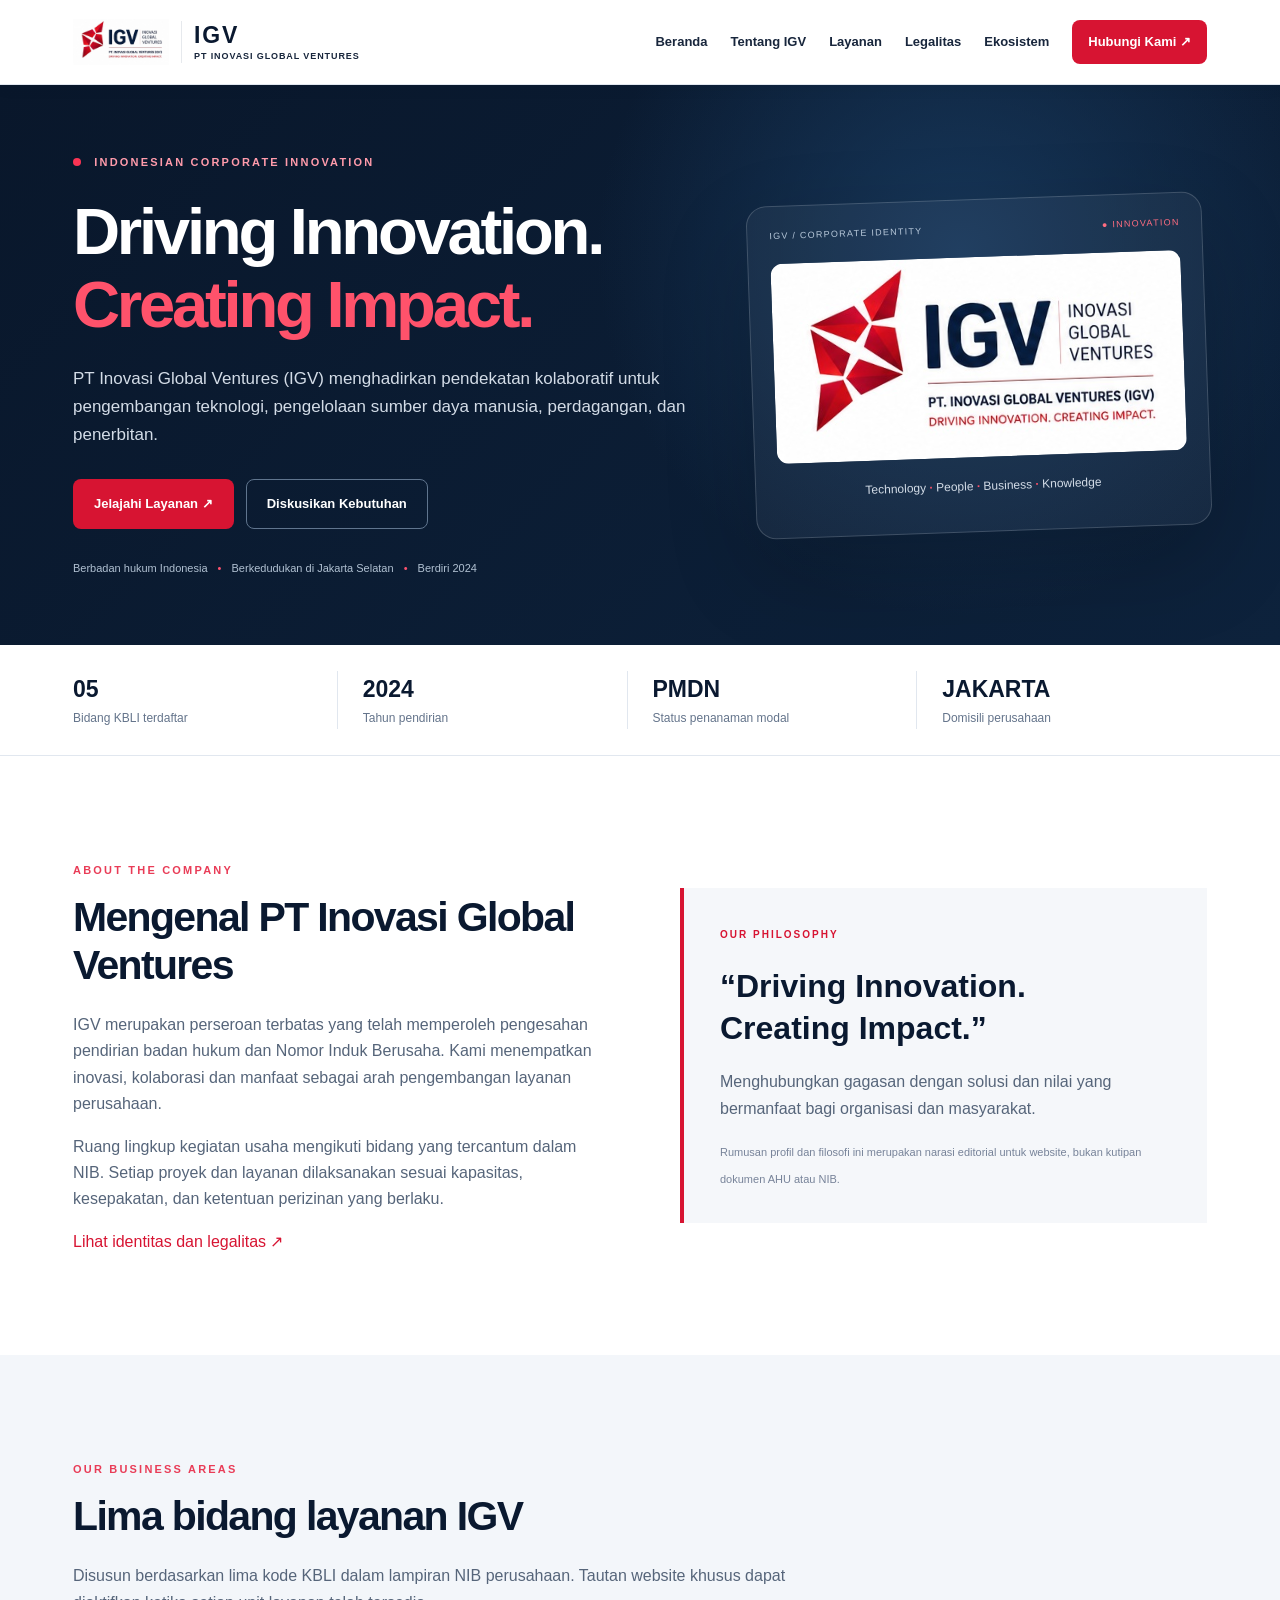
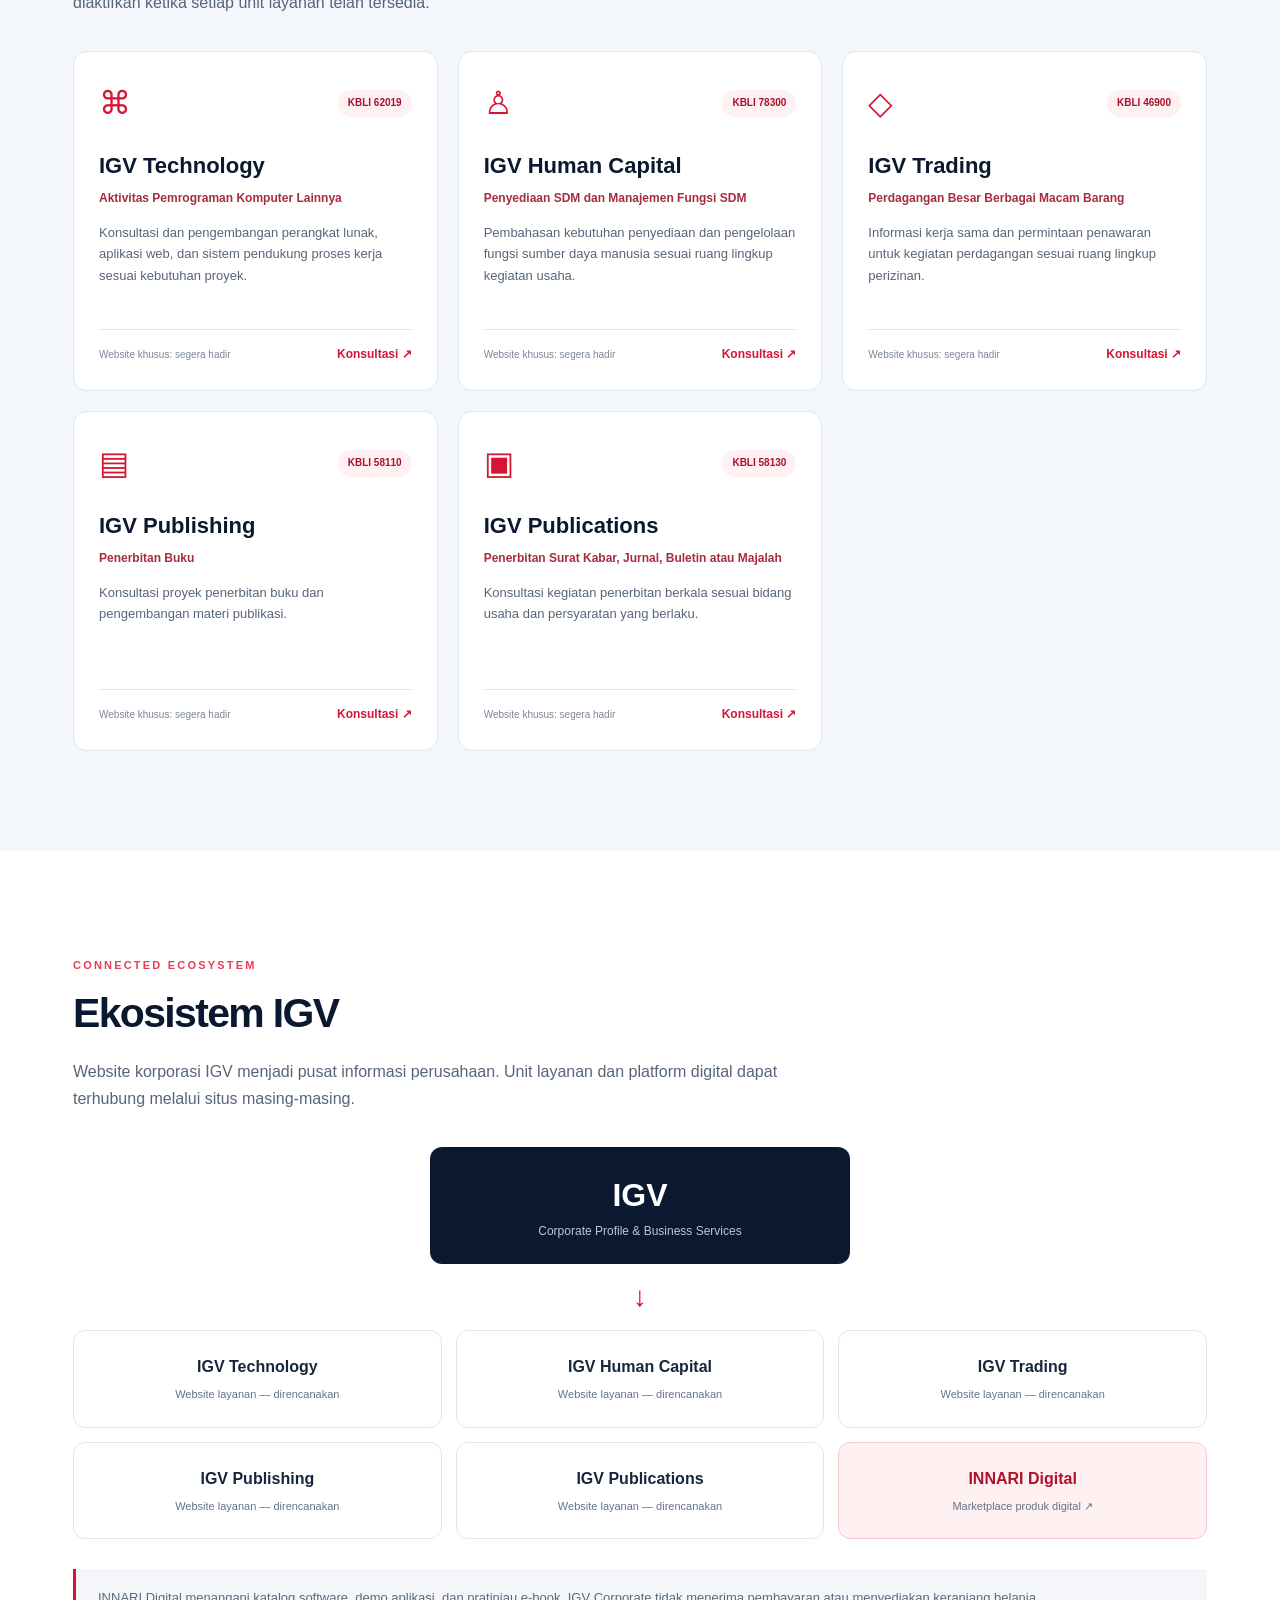
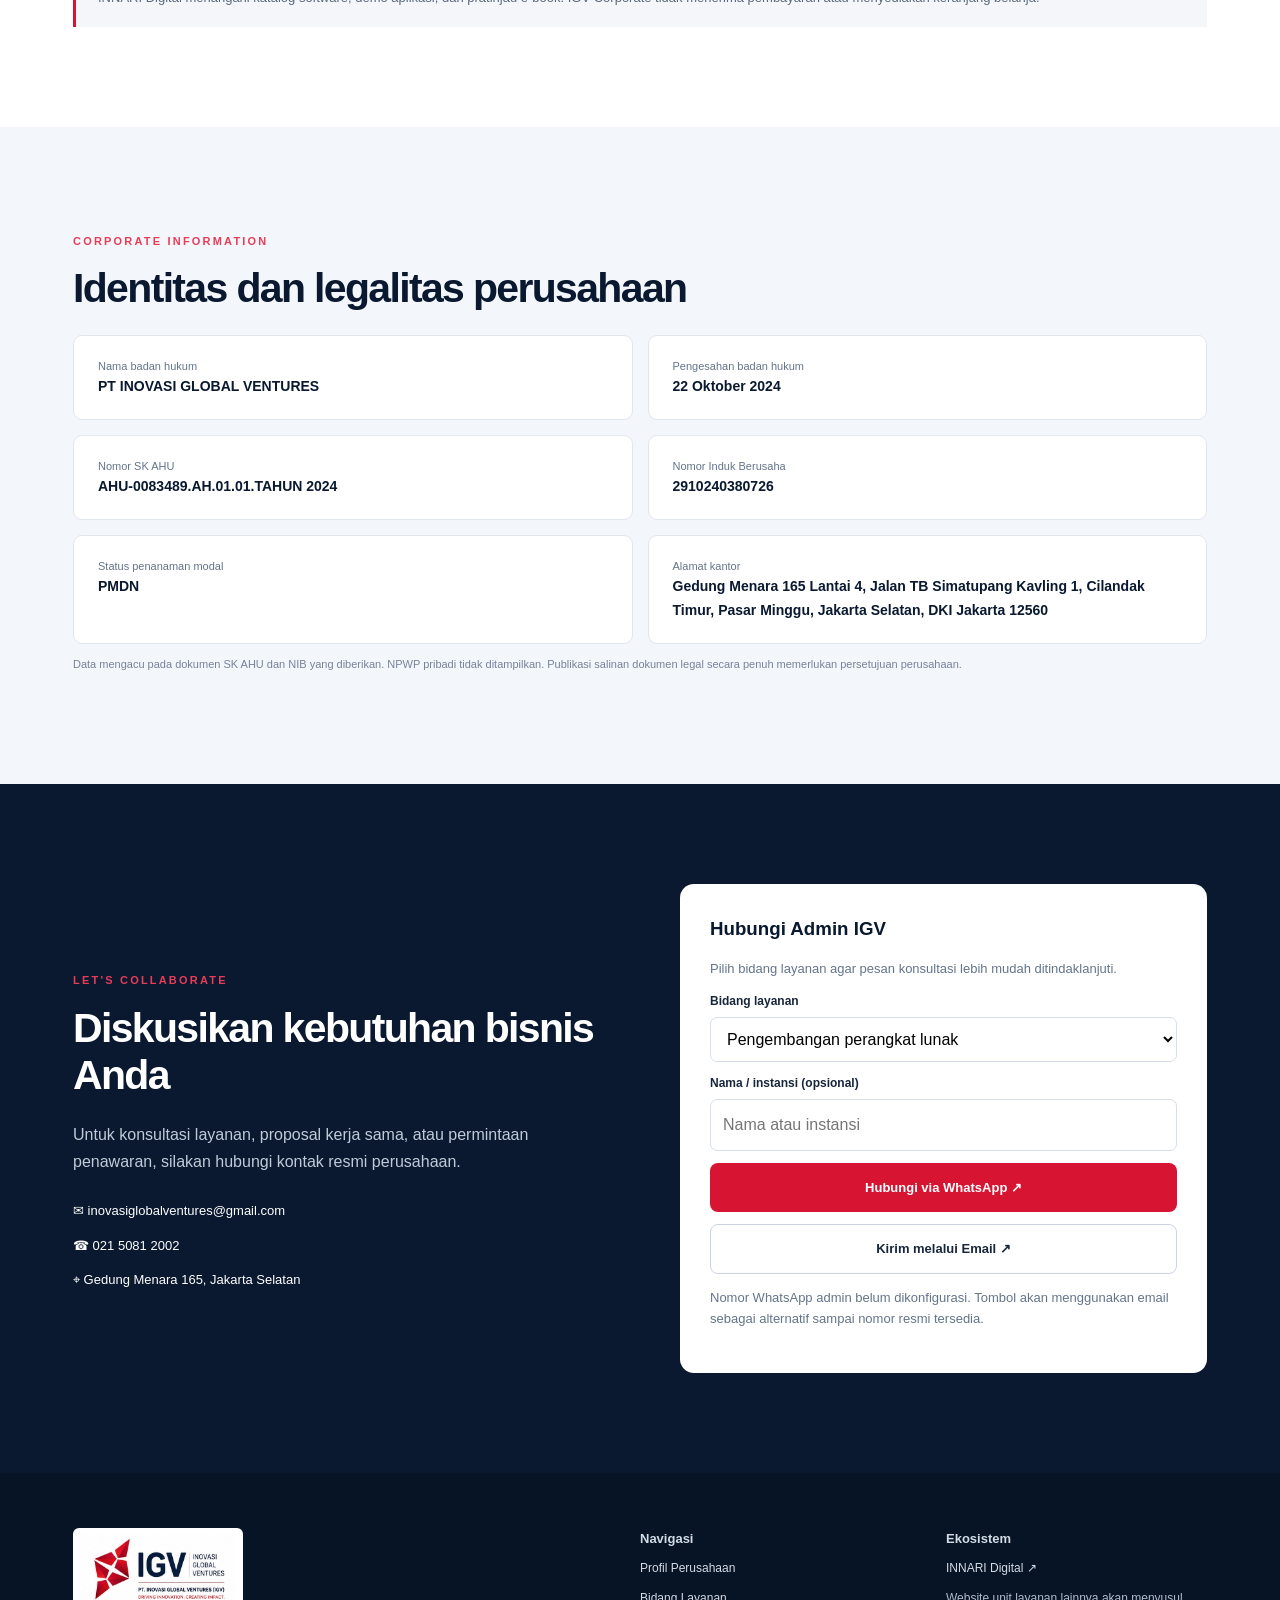
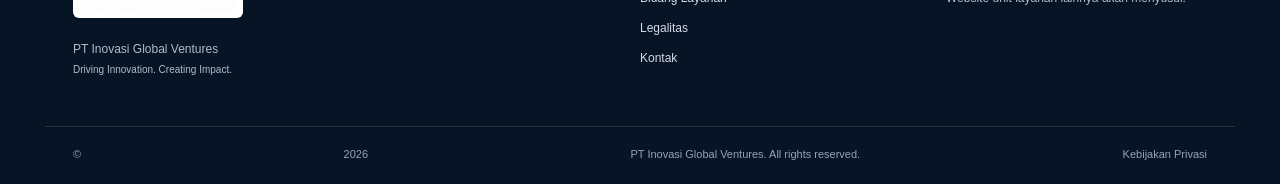
<file: index.html>
<!doctype html><html lang="id"><head><meta charset="utf-8"><meta name="viewport" content="width=device-width,initial-scale=1"><meta name="theme-color" content="#0b1d38"><meta name="description" content="IGV — PT Inovasi Global Ventures. Driving Innovation. Creating Impact. Profil perusahaan, bidang usaha dan kontak resmi."><title>IGV — PT Inovasi Global Ventures | Corporate Profile</title><link rel="icon" href="assets/favicon.svg" type="image/svg+xml"><link rel="stylesheet" href="styles.css"></head><body>
<a class="skip" href="#main">Lewati ke konten</a><header><div class="wrap nav"><a class="brand" href="#beranda"><img src="assets/igv-logo.jpg" alt="Logo resmi IGV — PT Inovasi Global Ventures"><span><strong>IGV</strong><small>PT INOVASI GLOBAL VENTURES</small></span></a><button id="menuBtn" class="menu" aria-label="Buka menu" aria-expanded="false">☰</button><nav id="nav"><a href="#beranda">Beranda</a><a href="#tentang">Tentang IGV</a><a href="#layanan">Layanan</a><a href="#legalitas">Legalitas</a><a href="#ekosistem">Ekosistem</a><a href="#kontak" class="navcta">Hubungi Kami ↗</a></nav></div></header>
<main id="main"><section class="hero" id="beranda"><div class="wrap hero-grid"><div><div class="eyebrow"><span class="dot"></span> INDONESIAN CORPORATE INNOVATION</div><h1>Driving Innovation.<br><em>Creating Impact.</em></h1><p>PT Inovasi Global Ventures (IGV) menghadirkan pendekatan kolaboratif untuk pengembangan teknologi, pengelolaan sumber daya manusia, perdagangan, dan penerbitan.</p><div class="actions"><a href="#layanan" class="btn red">Jelajahi Layanan ↗</a><a href="#kontak" class="btn ghost">Diskusikan Kebutuhan</a></div><div class="trust">Berbadan hukum Indonesia <span>•</span> Berkedudukan di Jakarta Selatan <span>•</span> Berdiri 2024</div></div><div class="hero-card"><div class="mini">IGV / CORPORATE IDENTITY <span>● INNOVATION</span></div><img src="assets/igv-logo.jpg" alt="Identitas visual resmi IGV"><p>Technology <b>·</b> People <b>·</b> Business <b>·</b> Knowledge</p></div></div></section>
<section class="strip"><div class="wrap stripgrid"><div><b>05</b><span>Bidang KBLI terdaftar</span></div><div><b>2024</b><span>Tahun pendirian</span></div><div><b>PMDN</b><span>Status penanaman modal</span></div><div><b>JAKARTA</b><span>Domisili perusahaan</span></div></div></section>
<section class="section" id="tentang"><div class="wrap two"><div><span class="kicker">ABOUT THE COMPANY</span><h2>Mengenal PT Inovasi Global Ventures</h2><p>IGV merupakan perseroan terbatas yang telah memperoleh pengesahan pendirian badan hukum dan Nomor Induk Berusaha. Kami menempatkan inovasi, kolaborasi dan manfaat sebagai arah pengembangan layanan perusahaan.</p><p>Ruang lingkup kegiatan usaha mengikuti bidang yang tercantum dalam NIB. Setiap proyek dan layanan dilaksanakan sesuai kapasitas, kesepakatan, dan ketentuan perizinan yang berlaku.</p><a class="textlink" href="#legalitas">Lihat identitas dan legalitas ↗</a></div><div class="quote"><span>OUR PHILOSOPHY</span><blockquote>“Driving Innovation.<br>Creating Impact.”</blockquote><p>Menghubungkan gagasan dengan solusi dan nilai yang bermanfaat bagi organisasi dan masyarakat.</p><small>Rumusan profil dan filosofi ini merupakan narasi editorial untuk website, bukan kutipan dokumen AHU atau NIB.</small></div></div></section>
<section class="section pale" id="layanan"><div class="wrap"><span class="kicker">OUR BUSINESS AREAS</span><h2>Lima bidang layanan IGV</h2><p class="intro">Disusun berdasarkan lima kode KBLI dalam lampiran NIB perusahaan. Tautan website khusus dapat diaktifkan ketika setiap unit layanan telah tersedia.</p><div class="cards" id="services"></div></div></section>
<section class="section" id="ekosistem"><div class="wrap"><span class="kicker">CONNECTED ECOSYSTEM</span><h2>Ekosistem IGV</h2><p class="intro">Website korporasi IGV menjadi pusat informasi perusahaan. Unit layanan dan platform digital dapat terhubung melalui situs masing-masing.</p><div class="ecosystem"><div class="eco-main"><b>IGV</b><span>Corporate Profile & Business Services</span></div><div class="eco-arrow">↓</div><div class="eco-items"><div>IGV Technology<small>Website layanan — direncanakan</small></div><div>IGV Human Capital<small>Website layanan — direncanakan</small></div><div>IGV Trading<small>Website layanan — direncanakan</small></div><div>IGV Publishing<small>Website layanan — direncanakan</small></div><div>IGV Publications<small>Website layanan — direncanakan</small></div><a href="https://innari-digital.pages.dev/" target="_blank" rel="noopener noreferrer">INNARI Digital <small>Marketplace produk digital ↗</small></a></div></div><div class="note">INNARI Digital menangani katalog software, demo aplikasi, dan pratinjau e-book. IGV Corporate tidak menerima pembayaran atau menyediakan keranjang belanja.</div></div></section>
<section class="section pale" id="legalitas"><div class="wrap"><span class="kicker">CORPORATE INFORMATION</span><h2>Identitas dan legalitas perusahaan</h2><div class="legal"><div><span>Nama badan hukum</span><strong>PT INOVASI GLOBAL VENTURES</strong></div><div><span>Pengesahan badan hukum</span><strong>22 Oktober 2024</strong></div><div><span>Nomor SK AHU</span><strong>AHU-0083489.AH.01.01.TAHUN 2024</strong></div><div><span>Nomor Induk Berusaha</span><strong>2910240380726</strong></div><div><span>Status penanaman modal</span><strong>PMDN</strong></div><div><span>Alamat kantor</span><strong>Gedung Menara 165 Lantai 4, Jalan TB Simatupang Kavling 1, Cilandak Timur, Pasar Minggu, Jakarta Selatan, DKI Jakarta 12560</strong></div></div><p class="fine">Data mengacu pada dokumen SK AHU dan NIB yang diberikan. NPWP pribadi tidak ditampilkan. Publikasi salinan dokumen legal secara penuh memerlukan persetujuan perusahaan.</p></div></section>
<section class="section contact" id="kontak"><div class="wrap two"><div><span class="kicker">LET'S COLLABORATE</span><h2>Diskusikan kebutuhan bisnis Anda</h2><p>Untuk konsultasi layanan, proposal kerja sama, atau permintaan penawaran, silakan hubungi kontak resmi perusahaan.</p><div class="contactlines"><a href="mailto:inovasiglobalventures@gmail.com">✉ inovasiglobalventures@gmail.com</a><a href="tel:+622150812002">☎ 021 5081 2002</a><span>⌖ Gedung Menara 165, Jakarta Selatan</span></div></div><div class="contactbox"><h3>Hubungi Admin IGV</h3><p>Pilih bidang layanan agar pesan konsultasi lebih mudah ditindaklanjuti.</p><label for="serviceSelect">Bidang layanan</label><select id="serviceSelect"><option>Pengembangan perangkat lunak</option><option>Manajemen sumber daya manusia</option><option>Perdagangan dan kemitraan</option><option>Penerbitan buku</option><option>Jurnal dan publikasi berkala</option><option>Kemitraan umum</option></select><label for="clientName">Nama / instansi (opsional)</label><input id="clientName" placeholder="Nama atau instansi"><button class="btn red full" id="waBtn">Hubungi via WhatsApp ↗</button><a class="btn outline full" id="emailBtn" href="mailto:inovasiglobalventures@gmail.com">Kirim melalui Email ↗</a><p class="fine" id="waStatus">Nomor WhatsApp admin belum dikonfigurasi. Tombol akan menggunakan email sebagai alternatif sampai nomor resmi tersedia.</p></div></div></section></main>
<footer><div class="wrap foot"><div><img src="assets/igv-logo.jpg" alt="IGV logo"><p>PT Inovasi Global Ventures<br><small>Driving Innovation. Creating Impact.</small></p></div><div><b>Navigasi</b><a href="#tentang">Profil Perusahaan</a><a href="#layanan">Bidang Layanan</a><a href="#legalitas">Legalitas</a><a href="#kontak">Kontak</a></div><div><b>Ekosistem</b><a href="https://innari-digital.pages.dev/" target="_blank" rel="noopener noreferrer">INNARI Digital ↗</a><span>Website unit layanan lainnya akan menyusul.</span></div></div><div class="wrap copyright">© <span id="year"></span> PT Inovasi Global Ventures. All rights reserved. <a href="privacy.html">Kebijakan Privasi</a></div></footer><script src="config.js"></script><script src="app.js"></script></body></html>
</file>
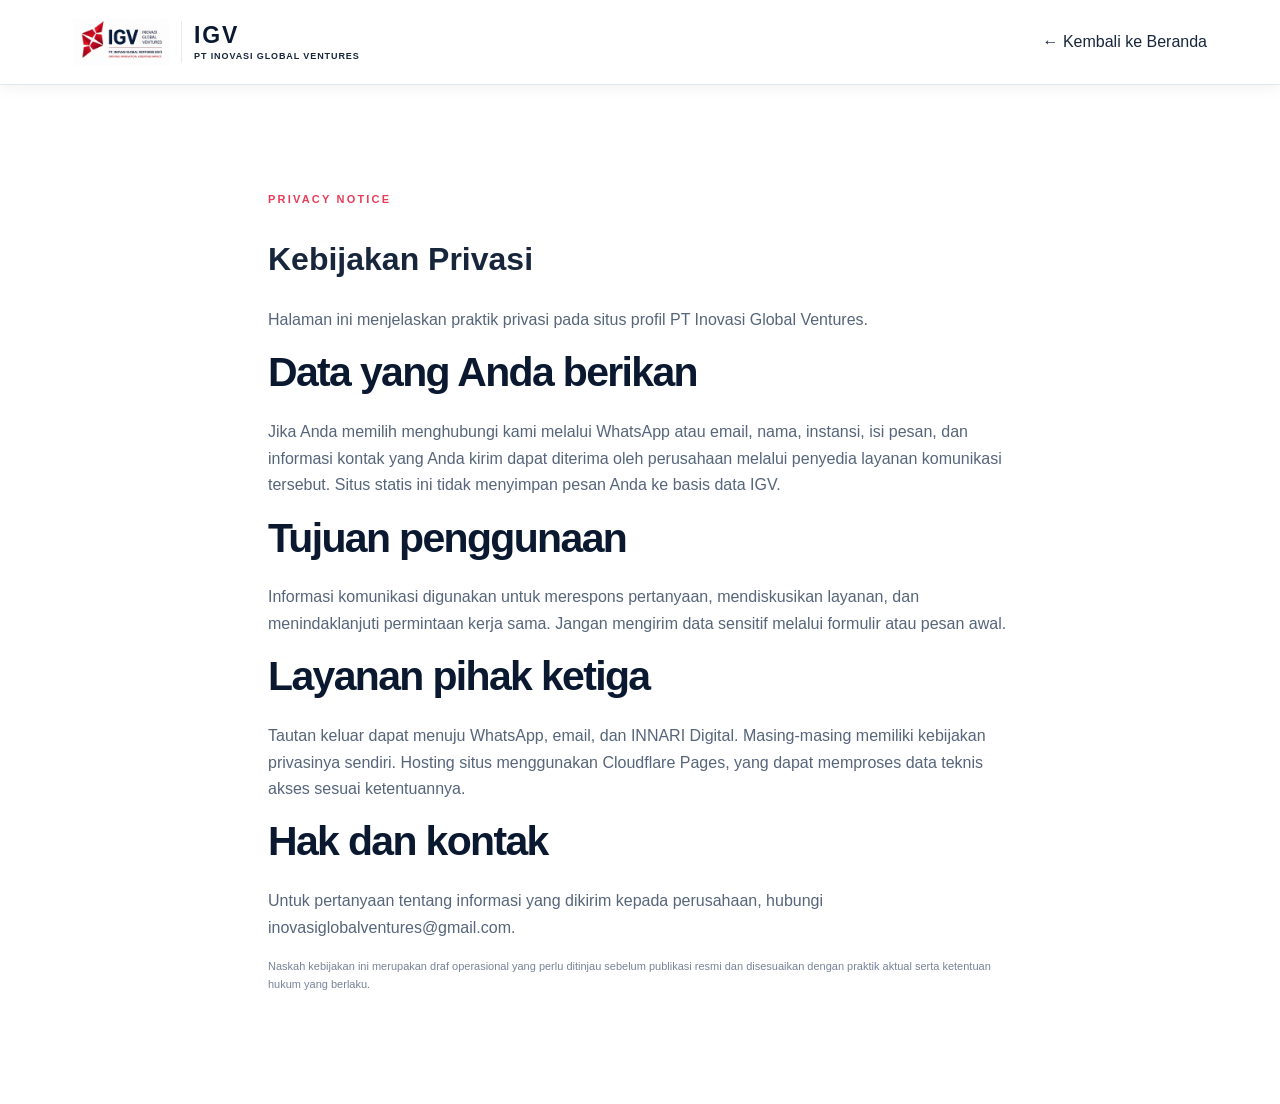
<file: privacy.html>
<!doctype html><html lang="id"><head><meta charset="utf-8"><meta name="viewport" content="width=device-width,initial-scale=1"><title>Kebijakan Privasi | IGV</title><link rel="stylesheet" href="styles.css"></head><body><header><div class="wrap nav"><a href="index.html" class="brand"><img src="assets/igv-logo.jpg" alt="IGV"><span><strong>IGV</strong><small>PT INOVASI GLOBAL VENTURES</small></span></a><a href="index.html">← Kembali ke Beranda</a></div></header><main class="section"><div class="wrap" style="max-width:800px"><span class="kicker">PRIVACY NOTICE</span><h1>Kebijakan Privasi</h1><p>Halaman ini menjelaskan praktik privasi pada situs profil PT Inovasi Global Ventures.</p><h2>Data yang Anda berikan</h2><p>Jika Anda memilih menghubungi kami melalui WhatsApp atau email, nama, instansi, isi pesan, dan informasi kontak yang Anda kirim dapat diterima oleh perusahaan melalui penyedia layanan komunikasi tersebut. Situs statis ini tidak menyimpan pesan Anda ke basis data IGV.</p><h2>Tujuan penggunaan</h2><p>Informasi komunikasi digunakan untuk merespons pertanyaan, mendiskusikan layanan, dan menindaklanjuti permintaan kerja sama. Jangan mengirim data sensitif melalui formulir atau pesan awal.</p><h2>Layanan pihak ketiga</h2><p>Tautan keluar dapat menuju WhatsApp, email, dan INNARI Digital. Masing-masing memiliki kebijakan privasinya sendiri. Hosting situs menggunakan Cloudflare Pages, yang dapat memproses data teknis akses sesuai ketentuannya.</p><h2>Hak dan kontak</h2><p>Untuk pertanyaan tentang informasi yang dikirim kepada perusahaan, hubungi <a href="mailto:inovasiglobalventures@gmail.com">inovasiglobalventures@gmail.com</a>.</p><p class="fine">Naskah kebijakan ini merupakan draf operasional yang perlu ditinjau sebelum publikasi resmi dan disesuaikan dengan praktik aktual serta ketentuan hukum yang berlaku.</p></div></main></body></html>
</file>
<file: styles.css>
:root{--navy:#0a1930;--navy2:#112844;--red:#d71432;--ink:#18263c;--muted:#64748b;--light:#f3f6fa;--line:#e1e7ef}*{box-sizing:border-box}html{scroll-behavior:smooth}body{margin:0;font-family:Inter,Arial,Helvetica,sans-serif;color:var(--ink);line-height:1.65}a{color:inherit;text-decoration:none}button,input,select{font:inherit}button{cursor:pointer}.wrap{max-width:1190px;margin:auto;padding:0 28px}.skip{position:absolute;top:-100px;background:white;z-index:100;padding:12px}.skip:focus{top:0}header{position:sticky;top:0;z-index:20;background:#fff;border-bottom:1px solid var(--line);box-shadow:0 2px 15px #091c3010}.nav{min-height:84px;display:flex;align-items:center;justify-content:space-between;gap:20px}.brand{display:flex;align-items:center;gap:12px}.brand img{width:96px;height:50px;object-fit:contain;object-position:left}.brand span{display:flex;flex-direction:column;border-left:1px solid #e6e9ed;padding-left:12px;line-height:1.3}.brand strong{font-size:23px;letter-spacing:.08em;color:var(--navy)}.brand small{font-size:9px;letter-spacing:.1em;font-weight:700}nav{display:flex;align-items:center;gap:23px}nav a{font-size:13px;font-weight:650}nav a:hover,.textlink{color:var(--red)}.navcta{background:var(--red);color:white;padding:11px 16px;border-radius:8px}.menu{display:none;background:none;border:0;font-size:25px}.hero{background:radial-gradient(circle at 75% 30%,#17375a 0%,transparent 35%),linear-gradient(135deg,#09172b,#0d223c);color:#fff;overflow:hidden}.hero-grid{min-height:560px;display:grid;grid-template-columns:1.15fr .85fr;align-items:center;gap:60px}.eyebrow,.kicker{color:#e93c57;font-size:11px;letter-spacing:.2em;font-weight:850}.eyebrow{color:#ff9bab}.dot{display:inline-block;width:8px;height:8px;border-radius:50%;background:#fa3454;margin-right:8px}.hero h1{font-size:clamp(38px,5.1vw,69px);line-height:1.12;letter-spacing:-.05em;margin:24px 0}.hero h1 em{color:#ff526b;font-style:normal}.hero p{color:#d3dce7;max-width:620px;font-size:17px}.actions{display:flex;gap:12px;flex-wrap:wrap;margin:30px 0}.btn{border:1px solid transparent;border-radius:8px;padding:13px 20px;display:inline-flex;align-items:center;justify-content:center;font-weight:750;font-size:13px}.red{background:var(--red);color:white}.ghost{border-color:#60758e;color:#fff}.outline{border-color:#cbd5e1;color:var(--ink)}.trust{color:#b1c1d2;font-size:11px}.trust span{margin:0 7px;color:#fb526e}.hero-card{background:#ffffff0b;border:1px solid #ffffff2b;border-radius:20px;padding:22px;box-shadow:0 35px 90px #0003;transform:rotate(-2deg)}.hero-card .mini{display:flex;justify-content:space-between;font-size:9px;letter-spacing:.14em;color:#b8c9db}.mini span{color:#ff6d81}.hero-card img{display:block;width:100%;background:#fff;border-radius:12px;margin:20px 0}.hero-card p{font-size:12px;text-align:center}.hero-card b{color:#ff526b}.strip{background:#fff;border-bottom:1px solid var(--line)}.stripgrid{display:grid;grid-template-columns:repeat(4,1fr);padding-top:26px;padding-bottom:26px;gap:25px}.stripgrid div{display:flex;flex-direction:column;border-right:1px solid var(--line)}.stripgrid div:last-child{border:0}.stripgrid b{font-size:23px;color:var(--navy)}.stripgrid span{font-size:12px;color:var(--muted)}.section{padding:100px 0;scroll-margin-top:80px}.pale{background:var(--light)}h2{font-size:clamp(29px,3.2vw,43px);letter-spacing:-.04em;line-height:1.17;color:var(--navy);margin:12px 0 22px}p{color:#56657a}.two{display:grid;grid-template-columns:1fr 1fr;gap:80px;align-items:center}.quote{border-left:4px solid var(--red);background:#f5f7fa;padding:32px 36px}.quote span{color:var(--red);font-size:10px;letter-spacing:.2em;font-weight:800}.quote blockquote{font-size:32px;line-height:1.3;font-weight:850;color:var(--navy);margin:20px 0}.quote small,.fine{font-size:11px;color:#778399}.intro{max-width:730px;margin-bottom:35px}.cards{display:grid;grid-template-columns:repeat(3,1fr);gap:20px}.service{background:white;border:1px solid var(--line);border-radius:14px;padding:25px;display:flex;flex-direction:column;min-height:340px;transition:transform .2s,box-shadow .2s}.service:hover{transform:translateY(-4px);box-shadow:0 18px 38px #152b4412}.service-top{display:flex;justify-content:space-between;align-items:center}.service-icon{font-size:32px;color:var(--red)}.kbli{font-size:10px;background:#fff0f3;color:#a9112b;border-radius:40px;padding:5px 10px;font-weight:750}.service h3{font-size:22px;color:var(--navy);margin:18px 0 5px}.service h4{font-size:12px;color:#a52d40;margin:0}.service p{font-size:13px;flex:1}.service-bottom{display:flex;justify-content:space-between;align-items:center;border-top:1px solid var(--line);padding-top:15px;gap:10px}.service-bottom span{font-size:10px;color:#7b8797}.service-bottom a{font-size:12px;color:var(--red);font-weight:750}.ecosystem{text-align:center}.eco-main{background:var(--navy);color:white;padding:22px;border-radius:12px;max-width:420px;margin:auto;display:flex;flex-direction:column}.eco-main b{font-size:32px}.eco-main span{font-size:12px;color:#b9c7d7}.eco-arrow{font-size:28px;color:var(--red);margin:10px}.eco-items{display:grid;grid-template-columns:repeat(3,1fr);gap:14px}.eco-items>*{padding:23px 15px;border:1px solid var(--line);border-radius:12px;font-weight:800;background:#fff}.eco-items small{display:block;font-size:11px;font-weight:400;color:var(--muted);margin-top:5px}.eco-items a{background:#fff0f2;border-color:#f9c7d0;color:#b0122b}.note{margin-top:30px;background:#f4f6fa;border-left:3px solid var(--red);padding:18px 22px;font-size:13px;color:#5a6a7c}.legal{display:grid;grid-template-columns:repeat(2,1fr);gap:15px}.legal div{padding:21px 24px;background:#fff;border:1px solid var(--line);border-radius:9px;display:flex;flex-direction:column}.legal span{color:var(--muted);font-size:11px}.legal strong{color:var(--navy);font-size:14px;overflow-wrap:anywhere}.contact{background:var(--navy);color:white}.contact h2{color:white}.contact p{color:#c0cbd9}.contactlines{display:flex;flex-direction:column;gap:13px;font-size:13px;margin-top:25px}.contactbox{background:white;color:var(--ink);padding:30px;border-radius:14px}.contactbox h3{margin:0;color:var(--navy)}.contactbox p{color:var(--muted);font-size:13px}.contactbox label{display:block;font-size:12px;font-weight:750;margin:12px 0 5px}.contactbox select,.contactbox input{width:100%;padding:12px;border:1px solid #d7dfe8;border-radius:7px;background:white}.contactbox .btn{margin-top:12px}.full{width:100%}footer{background:#071426;color:#d3dbe5;padding:55px 0 20px}.foot{display:grid;grid-template-columns:2fr 1fr 1fr;gap:45px}.foot img{width:170px;background:white;padding:7px;border-radius:6px}.foot p,.foot span{color:#aebccc;font-size:12px}.foot>div{display:flex;flex-direction:column;gap:10px}.foot b{font-size:13px}.foot a{font-size:12px}.copyright{border-top:1px solid #ffffff20;margin-top:35px;padding-top:18px;display:flex;justify-content:space-between;font-size:11px;color:#93a4b8}@media(max-width:950px){nav{gap:12px}nav a{font-size:11px}.brand img{width:75px}.brand small{font-size:8px}.hero-grid{gap:25px}.two{gap:35px}.cards{grid-template-columns:repeat(2,1fr)}}@media(max-width:720px){.wrap{padding:0 20px}.nav{min-height:68px}.menu{display:block}nav{display:none;position:absolute;left:0;right:0;top:68px;background:white;box-shadow:0 20px 25px #0002;padding:20px;flex-direction:column;align-items:stretch}nav.open{display:flex}nav a{font-size:14px}.hero-grid{grid-template-columns:1fr;padding-top:65px;padding-bottom:65px;gap:25px}.hero-card{max-width:460px;transform:none}.stripgrid{grid-template-columns:repeat(2,1fr)}.stripgrid div:nth-child(2){border:0}.section{padding:65px 0}.two{grid-template-columns:1fr}.cards,.eco-items,.legal,.foot{grid-template-columns:1fr}.service{min-height:unset}.foot{gap:25px}.copyright{gap:12px;flex-wrap:wrap}.trust{line-height:2}.brand strong{font-size:20px}}@media(prefers-reduced-motion:reduce){html{scroll-behavior:auto}.service{transition:none}}
</file>
